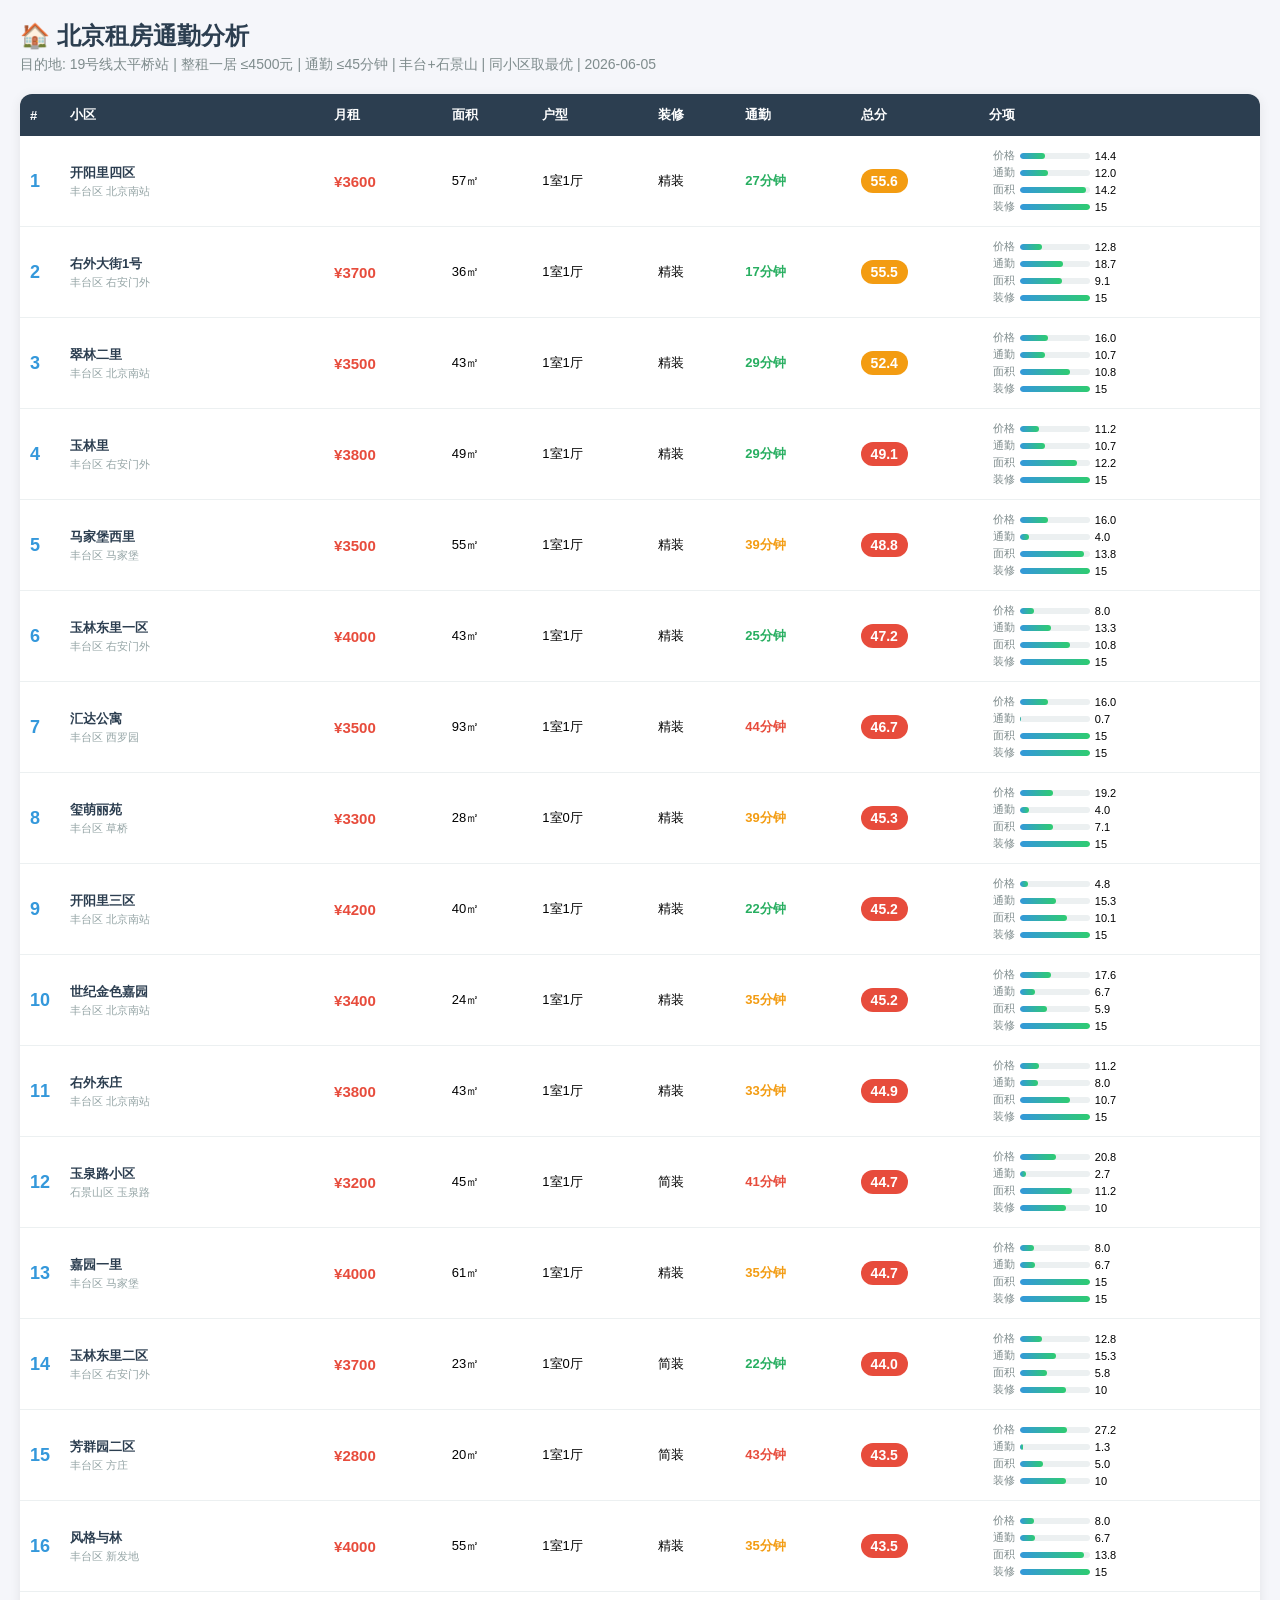
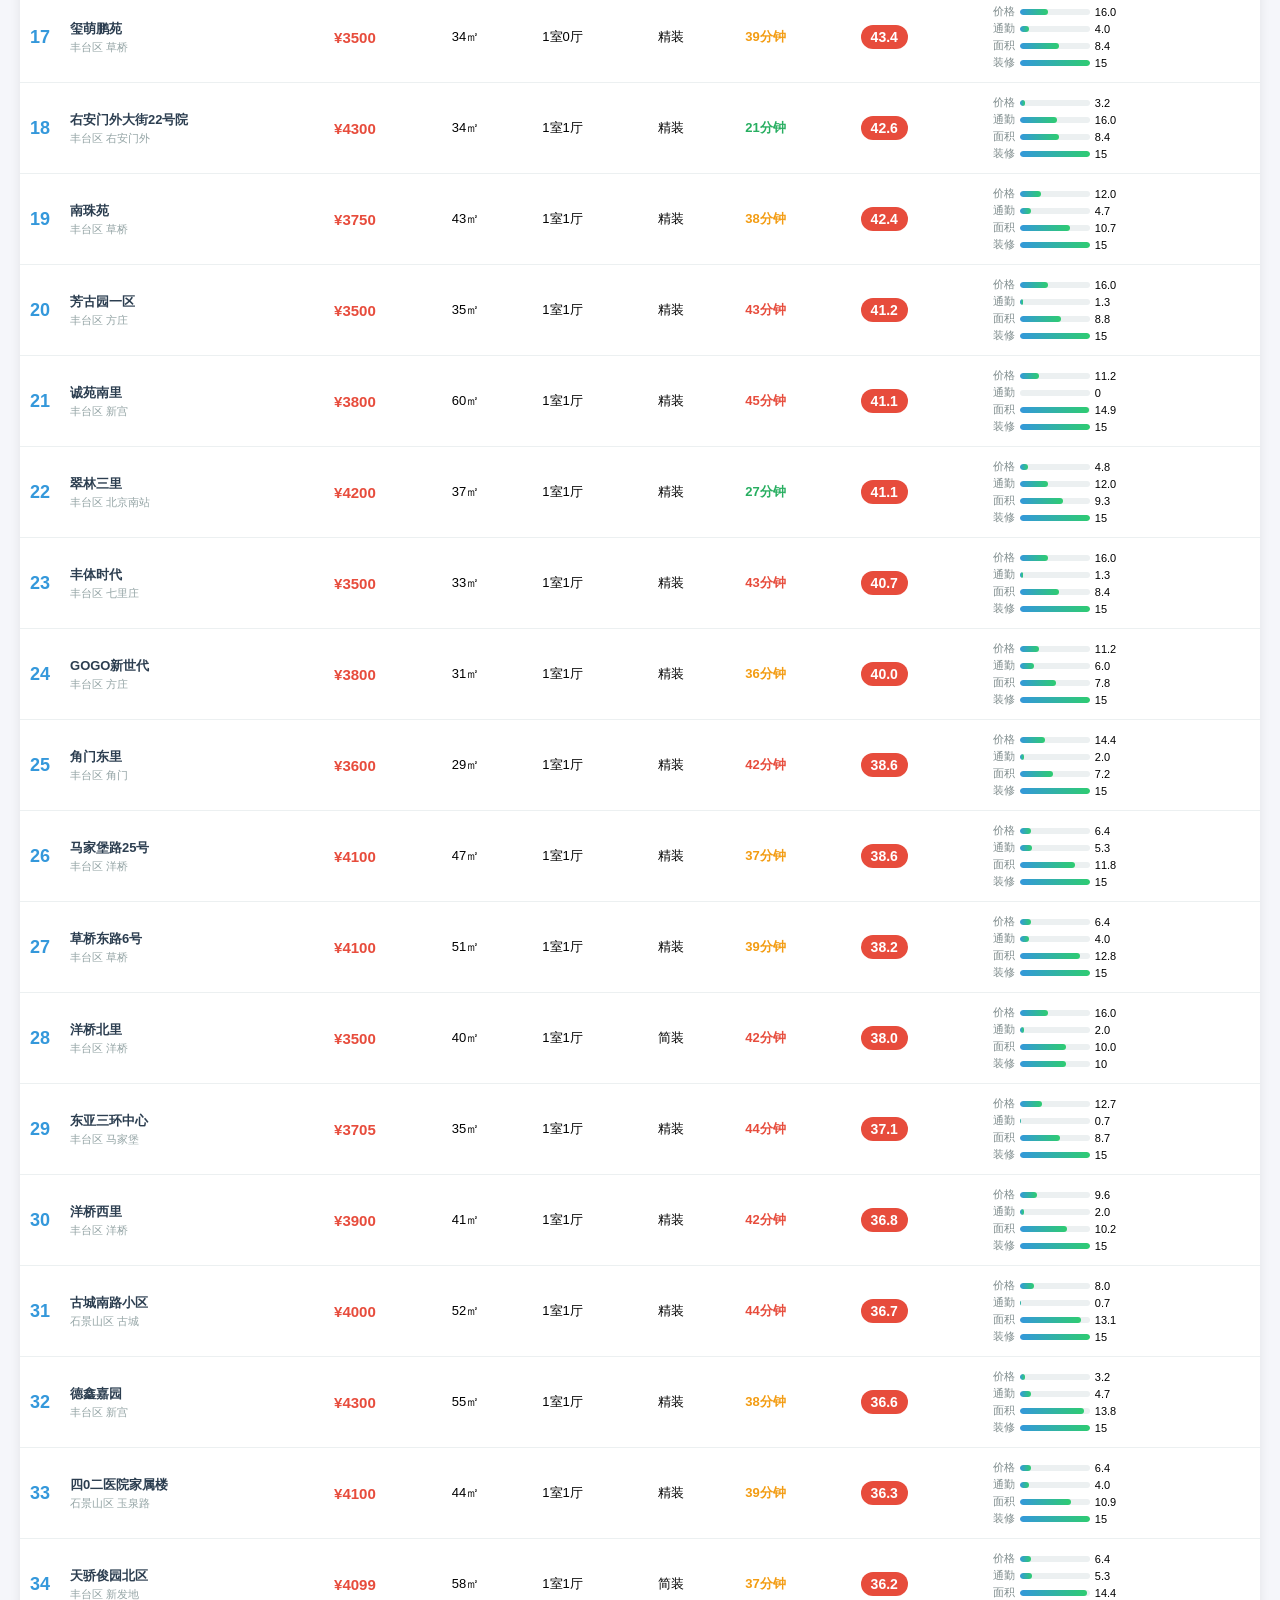
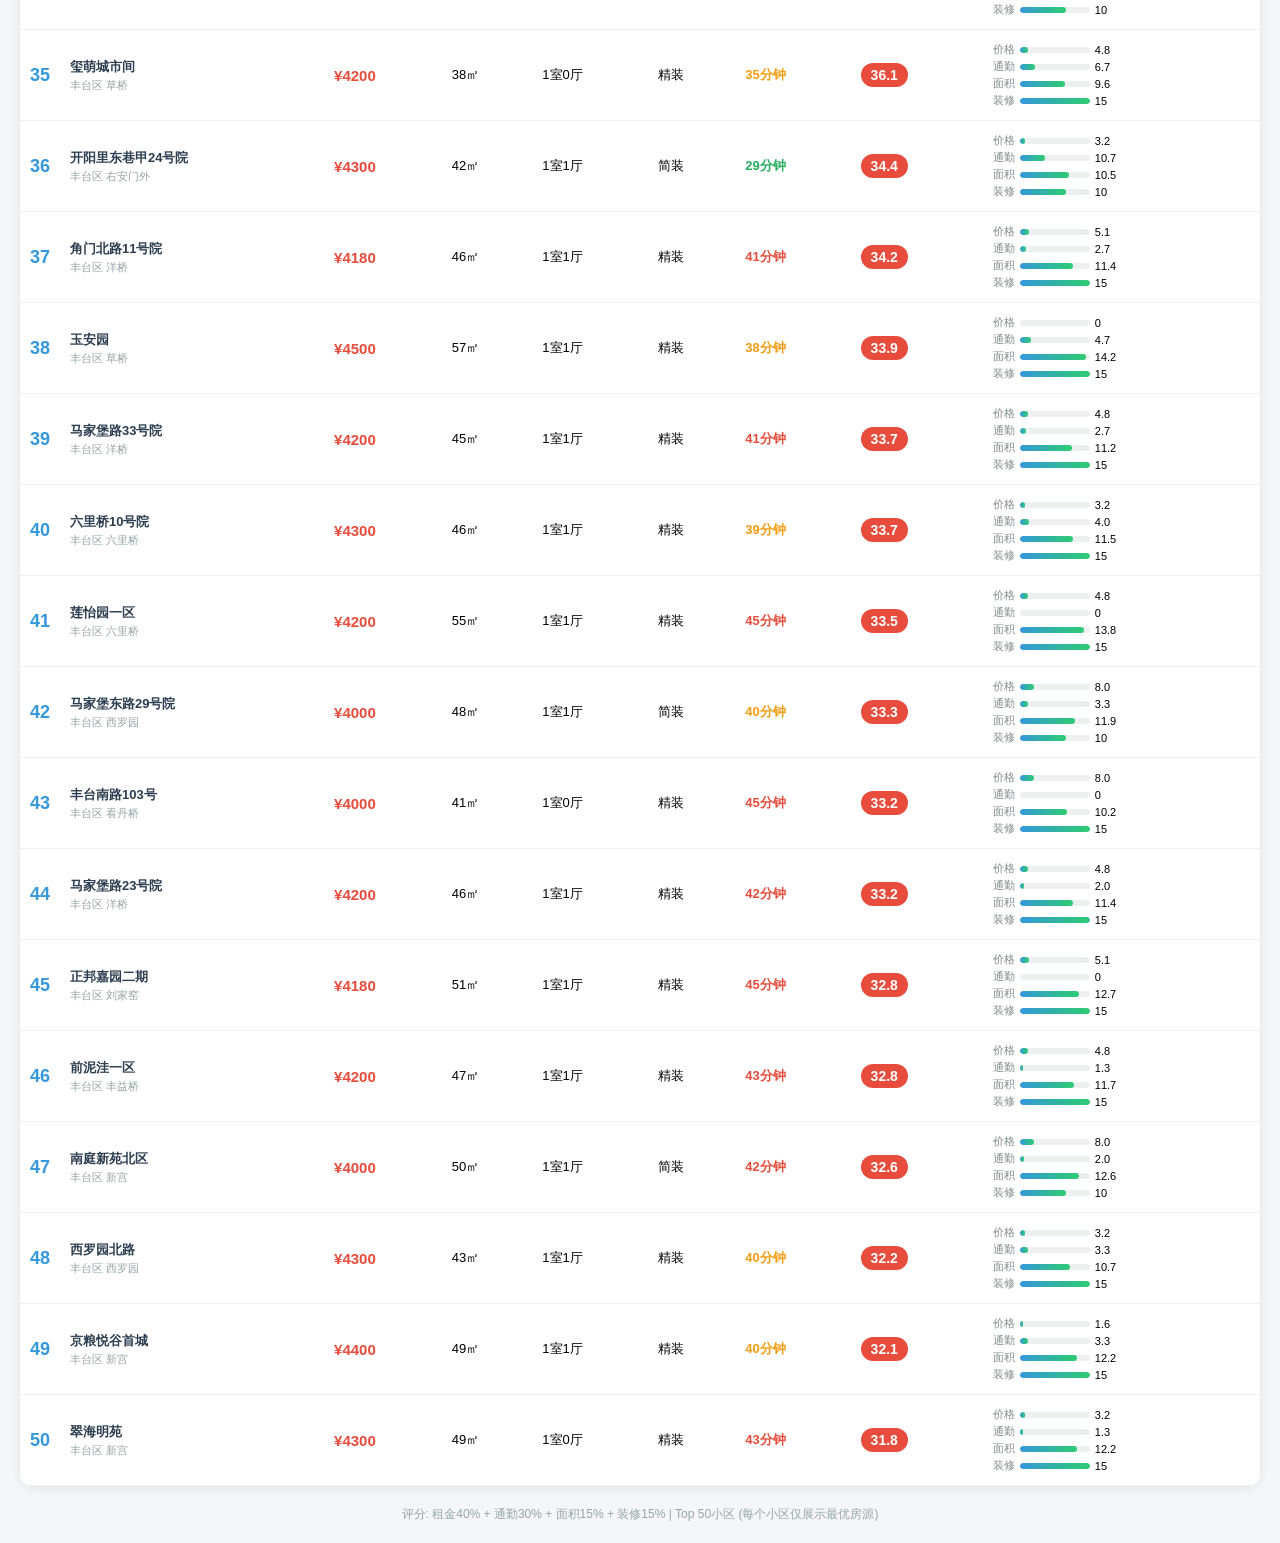
<file: test/commute_report.html>
<!DOCTYPE html><html lang="zh-CN">
<head><meta charset="UTF-8"><meta name="viewport" content="width=device-width,initial-scale=1.0">
<title>北京租房通勤分析 — 太平桥站</title>
<style>
*{margin:0;padding:0;box-sizing:border-box}
body{font-family:-apple-system,BlinkMacSystemFont,sans-serif;background:#f5f6fa;padding:20px}
.c{max-width:1400px;margin:0 auto}
h1{font-size:24px;color:#2c3e50;margin-bottom:4px}
.su{color:#7f8c8d;font-size:14px;margin-bottom:20px}
table{width:100%;border-collapse:collapse;background:#fff;border-radius:12px;overflow:hidden;box-shadow:0 2px 12px rgba(0,0,0,.08)}
th{background:#2c3e50;color:#fff;padding:12px 10px;text-align:left;font-weight:600;font-size:13px}
td{padding:10px;border-bottom:1px solid #ecf0f1;font-size:13px}
tr:hover{background:#f8f9ff}
.r{font-size:18px;font-weight:700;color:#3498db;width:35px}
.cn{font-weight:600;color:#2c3e50}
.cs{font-size:11px;color:#95a5a6;margin-top:2px}
.pr{font-weight:700;color:#e74c3c;font-size:15px}
.sb{display:inline-block;color:#fff;padding:4px 10px;border-radius:20px;font-weight:700;font-size:14px;min-width:36px;text-align:center}
.mb{display:flex;align-items:center;gap:5px;margin:2px 0;font-size:11px}
.bl{width:26px;color:#7f8c8d;text-align:right}
.bb{width:70px;height:6px;background:#ecf0f1;border-radius:3px;overflow:hidden}
.bf{height:100%;background:linear-gradient(90deg,#3498db,#2ecc71);border-radius:3px}
.ft{margin-top:20px;color:#95a5a6;font-size:12px;text-align:center}
</style></head>
<body><div class="c">
<h1>🏠 北京租房通勤分析</h1>
<p class="su">目的地: 19号线太平桥站 | 整租一居 ≤4500元 | 通勤 ≤45分钟 | 丰台+石景山 | 同小区取最优 | 2026-06-05</p>
<table><thead><tr><th>#</th><th>小区</th><th>月租</th><th>面积</th><th>户型</th><th>装修</th><th>通勤</th><th>总分</th><th>分项</th></tr></thead>
<tbody>
        <tr>
            <td class="r">1</td>
            <td><div class="cn">开阳里四区</div><div class="cs">丰台区 北京南站</div></td>
            <td class="pr">¥3600</td>
            <td>57㎡</td>
            <td>1室1厅</td>
            <td>精装</td>
            <td style="color:#27ae60;font-weight:bold">27分钟</td>
            <td><span class="sb" style="background:#f39c12">55.6</span></td>
            <td>
                <div class="mb"><span class="bl">价格</span><div class="bb"><div class="bf" style="width:36.0%"></div></div><span>14.4</span></div>
                <div class="mb"><span class="bl">通勤</span><div class="bb"><div class="bf" style="width:40.0%"></div></div><span>12.0</span></div>
                <div class="mb"><span class="bl">面积</span><div class="bb"><div class="bf" style="width:94.66666666666667%"></div></div><span>14.2</span></div>
                <div class="mb"><span class="bl">装修</span><div class="bb"><div class="bf" style="width:100.0%"></div></div><span>15</span></div>
            </td>
        </tr>
        <tr>
            <td class="r">2</td>
            <td><div class="cn">右外大街1号</div><div class="cs">丰台区 右安门外</div></td>
            <td class="pr">¥3700</td>
            <td>36㎡</td>
            <td>1室1厅</td>
            <td>精装</td>
            <td style="color:#27ae60;font-weight:bold">17分钟</td>
            <td><span class="sb" style="background:#f39c12">55.5</span></td>
            <td>
                <div class="mb"><span class="bl">价格</span><div class="bb"><div class="bf" style="width:32.0%"></div></div><span>12.8</span></div>
                <div class="mb"><span class="bl">通勤</span><div class="bb"><div class="bf" style="width:62.33333333333333%"></div></div><span>18.7</span></div>
                <div class="mb"><span class="bl">面积</span><div class="bb"><div class="bf" style="width:60.66666666666667%"></div></div><span>9.1</span></div>
                <div class="mb"><span class="bl">装修</span><div class="bb"><div class="bf" style="width:100.0%"></div></div><span>15</span></div>
            </td>
        </tr>
        <tr>
            <td class="r">3</td>
            <td><div class="cn">翠林二里</div><div class="cs">丰台区 北京南站</div></td>
            <td class="pr">¥3500</td>
            <td>43㎡</td>
            <td>1室1厅</td>
            <td>精装</td>
            <td style="color:#27ae60;font-weight:bold">29分钟</td>
            <td><span class="sb" style="background:#f39c12">52.4</span></td>
            <td>
                <div class="mb"><span class="bl">价格</span><div class="bb"><div class="bf" style="width:40.0%"></div></div><span>16.0</span></div>
                <div class="mb"><span class="bl">通勤</span><div class="bb"><div class="bf" style="width:35.666666666666664%"></div></div><span>10.7</span></div>
                <div class="mb"><span class="bl">面积</span><div class="bb"><div class="bf" style="width:72.00000000000001%"></div></div><span>10.8</span></div>
                <div class="mb"><span class="bl">装修</span><div class="bb"><div class="bf" style="width:100.0%"></div></div><span>15</span></div>
            </td>
        </tr>
        <tr>
            <td class="r">4</td>
            <td><div class="cn">玉林里</div><div class="cs">丰台区 右安门外</div></td>
            <td class="pr">¥3800</td>
            <td>49㎡</td>
            <td>1室1厅</td>
            <td>精装</td>
            <td style="color:#27ae60;font-weight:bold">29分钟</td>
            <td><span class="sb" style="background:#e74c3c">49.1</span></td>
            <td>
                <div class="mb"><span class="bl">价格</span><div class="bb"><div class="bf" style="width:27.999999999999996%"></div></div><span>11.2</span></div>
                <div class="mb"><span class="bl">通勤</span><div class="bb"><div class="bf" style="width:35.666666666666664%"></div></div><span>10.7</span></div>
                <div class="mb"><span class="bl">面积</span><div class="bb"><div class="bf" style="width:81.33333333333333%"></div></div><span>12.2</span></div>
                <div class="mb"><span class="bl">装修</span><div class="bb"><div class="bf" style="width:100.0%"></div></div><span>15</span></div>
            </td>
        </tr>
        <tr>
            <td class="r">5</td>
            <td><div class="cn">马家堡西里</div><div class="cs">丰台区 马家堡</div></td>
            <td class="pr">¥3500</td>
            <td>55㎡</td>
            <td>1室1厅</td>
            <td>精装</td>
            <td style="color:#f39c12;font-weight:bold">39分钟</td>
            <td><span class="sb" style="background:#e74c3c">48.8</span></td>
            <td>
                <div class="mb"><span class="bl">价格</span><div class="bb"><div class="bf" style="width:40.0%"></div></div><span>16.0</span></div>
                <div class="mb"><span class="bl">通勤</span><div class="bb"><div class="bf" style="width:13.333333333333334%"></div></div><span>4.0</span></div>
                <div class="mb"><span class="bl">面积</span><div class="bb"><div class="bf" style="width:92.0%"></div></div><span>13.8</span></div>
                <div class="mb"><span class="bl">装修</span><div class="bb"><div class="bf" style="width:100.0%"></div></div><span>15</span></div>
            </td>
        </tr>
        <tr>
            <td class="r">6</td>
            <td><div class="cn">玉林东里一区</div><div class="cs">丰台区 右安门外</div></td>
            <td class="pr">¥4000</td>
            <td>43㎡</td>
            <td>1室1厅</td>
            <td>精装</td>
            <td style="color:#27ae60;font-weight:bold">25分钟</td>
            <td><span class="sb" style="background:#e74c3c">47.2</span></td>
            <td>
                <div class="mb"><span class="bl">价格</span><div class="bb"><div class="bf" style="width:20.0%"></div></div><span>8.0</span></div>
                <div class="mb"><span class="bl">通勤</span><div class="bb"><div class="bf" style="width:44.333333333333336%"></div></div><span>13.3</span></div>
                <div class="mb"><span class="bl">面积</span><div class="bb"><div class="bf" style="width:72.00000000000001%"></div></div><span>10.8</span></div>
                <div class="mb"><span class="bl">装修</span><div class="bb"><div class="bf" style="width:100.0%"></div></div><span>15</span></div>
            </td>
        </tr>
        <tr>
            <td class="r">7</td>
            <td><div class="cn">汇达公寓</div><div class="cs">丰台区 西罗园</div></td>
            <td class="pr">¥3500</td>
            <td>93㎡</td>
            <td>1室1厅</td>
            <td>精装</td>
            <td style="color:#e74c3c;font-weight:bold">44分钟</td>
            <td><span class="sb" style="background:#e74c3c">46.7</span></td>
            <td>
                <div class="mb"><span class="bl">价格</span><div class="bb"><div class="bf" style="width:40.0%"></div></div><span>16.0</span></div>
                <div class="mb"><span class="bl">通勤</span><div class="bb"><div class="bf" style="width:2.333333333333333%"></div></div><span>0.7</span></div>
                <div class="mb"><span class="bl">面积</span><div class="bb"><div class="bf" style="width:100.0%"></div></div><span>15</span></div>
                <div class="mb"><span class="bl">装修</span><div class="bb"><div class="bf" style="width:100.0%"></div></div><span>15</span></div>
            </td>
        </tr>
        <tr>
            <td class="r">8</td>
            <td><div class="cn">玺萌丽苑</div><div class="cs">丰台区 草桥</div></td>
            <td class="pr">¥3300</td>
            <td>28㎡</td>
            <td>1室0厅</td>
            <td>精装</td>
            <td style="color:#f39c12;font-weight:bold">39分钟</td>
            <td><span class="sb" style="background:#e74c3c">45.3</span></td>
            <td>
                <div class="mb"><span class="bl">价格</span><div class="bb"><div class="bf" style="width:48.0%"></div></div><span>19.2</span></div>
                <div class="mb"><span class="bl">通勤</span><div class="bb"><div class="bf" style="width:13.333333333333334%"></div></div><span>4.0</span></div>
                <div class="mb"><span class="bl">面积</span><div class="bb"><div class="bf" style="width:47.333333333333336%"></div></div><span>7.1</span></div>
                <div class="mb"><span class="bl">装修</span><div class="bb"><div class="bf" style="width:100.0%"></div></div><span>15</span></div>
            </td>
        </tr>
        <tr>
            <td class="r">9</td>
            <td><div class="cn">开阳里三区</div><div class="cs">丰台区 北京南站</div></td>
            <td class="pr">¥4200</td>
            <td>40㎡</td>
            <td>1室1厅</td>
            <td>精装</td>
            <td style="color:#27ae60;font-weight:bold">22分钟</td>
            <td><span class="sb" style="background:#e74c3c">45.2</span></td>
            <td>
                <div class="mb"><span class="bl">价格</span><div class="bb"><div class="bf" style="width:12.0%"></div></div><span>4.8</span></div>
                <div class="mb"><span class="bl">通勤</span><div class="bb"><div class="bf" style="width:51.0%"></div></div><span>15.3</span></div>
                <div class="mb"><span class="bl">面积</span><div class="bb"><div class="bf" style="width:67.33333333333333%"></div></div><span>10.1</span></div>
                <div class="mb"><span class="bl">装修</span><div class="bb"><div class="bf" style="width:100.0%"></div></div><span>15</span></div>
            </td>
        </tr>
        <tr>
            <td class="r">10</td>
            <td><div class="cn">世纪金色嘉园</div><div class="cs">丰台区 北京南站</div></td>
            <td class="pr">¥3400</td>
            <td>24㎡</td>
            <td>1室1厅</td>
            <td>精装</td>
            <td style="color:#f39c12;font-weight:bold">35分钟</td>
            <td><span class="sb" style="background:#e74c3c">45.2</span></td>
            <td>
                <div class="mb"><span class="bl">价格</span><div class="bb"><div class="bf" style="width:44.00000000000001%"></div></div><span>17.6</span></div>
                <div class="mb"><span class="bl">通勤</span><div class="bb"><div class="bf" style="width:22.333333333333332%"></div></div><span>6.7</span></div>
                <div class="mb"><span class="bl">面积</span><div class="bb"><div class="bf" style="width:39.333333333333336%"></div></div><span>5.9</span></div>
                <div class="mb"><span class="bl">装修</span><div class="bb"><div class="bf" style="width:100.0%"></div></div><span>15</span></div>
            </td>
        </tr>
        <tr>
            <td class="r">11</td>
            <td><div class="cn">右外东庄</div><div class="cs">丰台区 北京南站</div></td>
            <td class="pr">¥3800</td>
            <td>43㎡</td>
            <td>1室1厅</td>
            <td>精装</td>
            <td style="color:#f39c12;font-weight:bold">33分钟</td>
            <td><span class="sb" style="background:#e74c3c">44.9</span></td>
            <td>
                <div class="mb"><span class="bl">价格</span><div class="bb"><div class="bf" style="width:27.999999999999996%"></div></div><span>11.2</span></div>
                <div class="mb"><span class="bl">通勤</span><div class="bb"><div class="bf" style="width:26.666666666666668%"></div></div><span>8.0</span></div>
                <div class="mb"><span class="bl">面积</span><div class="bb"><div class="bf" style="width:71.33333333333333%"></div></div><span>10.7</span></div>
                <div class="mb"><span class="bl">装修</span><div class="bb"><div class="bf" style="width:100.0%"></div></div><span>15</span></div>
            </td>
        </tr>
        <tr>
            <td class="r">12</td>
            <td><div class="cn">玉泉路小区</div><div class="cs">石景山区 玉泉路</div></td>
            <td class="pr">¥3200</td>
            <td>45㎡</td>
            <td>1室1厅</td>
            <td>简装</td>
            <td style="color:#e74c3c;font-weight:bold">41分钟</td>
            <td><span class="sb" style="background:#e74c3c">44.7</span></td>
            <td>
                <div class="mb"><span class="bl">价格</span><div class="bb"><div class="bf" style="width:52.0%"></div></div><span>20.8</span></div>
                <div class="mb"><span class="bl">通勤</span><div class="bb"><div class="bf" style="width:9.000000000000002%"></div></div><span>2.7</span></div>
                <div class="mb"><span class="bl">面积</span><div class="bb"><div class="bf" style="width:74.66666666666666%"></div></div><span>11.2</span></div>
                <div class="mb"><span class="bl">装修</span><div class="bb"><div class="bf" style="width:66.66666666666666%"></div></div><span>10</span></div>
            </td>
        </tr>
        <tr>
            <td class="r">13</td>
            <td><div class="cn">嘉园一里</div><div class="cs">丰台区 马家堡</div></td>
            <td class="pr">¥4000</td>
            <td>61㎡</td>
            <td>1室1厅</td>
            <td>精装</td>
            <td style="color:#f39c12;font-weight:bold">35分钟</td>
            <td><span class="sb" style="background:#e74c3c">44.7</span></td>
            <td>
                <div class="mb"><span class="bl">价格</span><div class="bb"><div class="bf" style="width:20.0%"></div></div><span>8.0</span></div>
                <div class="mb"><span class="bl">通勤</span><div class="bb"><div class="bf" style="width:22.333333333333332%"></div></div><span>6.7</span></div>
                <div class="mb"><span class="bl">面积</span><div class="bb"><div class="bf" style="width:100.0%"></div></div><span>15</span></div>
                <div class="mb"><span class="bl">装修</span><div class="bb"><div class="bf" style="width:100.0%"></div></div><span>15</span></div>
            </td>
        </tr>
        <tr>
            <td class="r">14</td>
            <td><div class="cn">玉林东里二区</div><div class="cs">丰台区 右安门外</div></td>
            <td class="pr">¥3700</td>
            <td>23㎡</td>
            <td>1室0厅</td>
            <td>简装</td>
            <td style="color:#27ae60;font-weight:bold">22分钟</td>
            <td><span class="sb" style="background:#e74c3c">44.0</span></td>
            <td>
                <div class="mb"><span class="bl">价格</span><div class="bb"><div class="bf" style="width:32.0%"></div></div><span>12.8</span></div>
                <div class="mb"><span class="bl">通勤</span><div class="bb"><div class="bf" style="width:51.0%"></div></div><span>15.3</span></div>
                <div class="mb"><span class="bl">面积</span><div class="bb"><div class="bf" style="width:38.666666666666664%"></div></div><span>5.8</span></div>
                <div class="mb"><span class="bl">装修</span><div class="bb"><div class="bf" style="width:66.66666666666666%"></div></div><span>10</span></div>
            </td>
        </tr>
        <tr>
            <td class="r">15</td>
            <td><div class="cn">芳群园二区</div><div class="cs">丰台区 方庄</div></td>
            <td class="pr">¥2800</td>
            <td>20㎡</td>
            <td>1室1厅</td>
            <td>简装</td>
            <td style="color:#e74c3c;font-weight:bold">43分钟</td>
            <td><span class="sb" style="background:#e74c3c">43.5</span></td>
            <td>
                <div class="mb"><span class="bl">价格</span><div class="bb"><div class="bf" style="width:68.0%"></div></div><span>27.2</span></div>
                <div class="mb"><span class="bl">通勤</span><div class="bb"><div class="bf" style="width:4.333333333333334%"></div></div><span>1.3</span></div>
                <div class="mb"><span class="bl">面积</span><div class="bb"><div class="bf" style="width:33.33333333333333%"></div></div><span>5.0</span></div>
                <div class="mb"><span class="bl">装修</span><div class="bb"><div class="bf" style="width:66.66666666666666%"></div></div><span>10</span></div>
            </td>
        </tr>
        <tr>
            <td class="r">16</td>
            <td><div class="cn">风格与林</div><div class="cs">丰台区 新发地</div></td>
            <td class="pr">¥4000</td>
            <td>55㎡</td>
            <td>1室1厅</td>
            <td>精装</td>
            <td style="color:#f39c12;font-weight:bold">35分钟</td>
            <td><span class="sb" style="background:#e74c3c">43.5</span></td>
            <td>
                <div class="mb"><span class="bl">价格</span><div class="bb"><div class="bf" style="width:20.0%"></div></div><span>8.0</span></div>
                <div class="mb"><span class="bl">通勤</span><div class="bb"><div class="bf" style="width:22.333333333333332%"></div></div><span>6.7</span></div>
                <div class="mb"><span class="bl">面积</span><div class="bb"><div class="bf" style="width:92.0%"></div></div><span>13.8</span></div>
                <div class="mb"><span class="bl">装修</span><div class="bb"><div class="bf" style="width:100.0%"></div></div><span>15</span></div>
            </td>
        </tr>
        <tr>
            <td class="r">17</td>
            <td><div class="cn">玺萌鹏苑</div><div class="cs">丰台区 草桥</div></td>
            <td class="pr">¥3500</td>
            <td>34㎡</td>
            <td>1室0厅</td>
            <td>精装</td>
            <td style="color:#f39c12;font-weight:bold">39分钟</td>
            <td><span class="sb" style="background:#e74c3c">43.4</span></td>
            <td>
                <div class="mb"><span class="bl">价格</span><div class="bb"><div class="bf" style="width:40.0%"></div></div><span>16.0</span></div>
                <div class="mb"><span class="bl">通勤</span><div class="bb"><div class="bf" style="width:13.333333333333334%"></div></div><span>4.0</span></div>
                <div class="mb"><span class="bl">面积</span><div class="bb"><div class="bf" style="width:56.00000000000001%"></div></div><span>8.4</span></div>
                <div class="mb"><span class="bl">装修</span><div class="bb"><div class="bf" style="width:100.0%"></div></div><span>15</span></div>
            </td>
        </tr>
        <tr>
            <td class="r">18</td>
            <td><div class="cn">右安门外大街22号院</div><div class="cs">丰台区 右安门外</div></td>
            <td class="pr">¥4300</td>
            <td>34㎡</td>
            <td>1室1厅</td>
            <td>精装</td>
            <td style="color:#27ae60;font-weight:bold">21分钟</td>
            <td><span class="sb" style="background:#e74c3c">42.6</span></td>
            <td>
                <div class="mb"><span class="bl">价格</span><div class="bb"><div class="bf" style="width:8.0%"></div></div><span>3.2</span></div>
                <div class="mb"><span class="bl">通勤</span><div class="bb"><div class="bf" style="width:53.333333333333336%"></div></div><span>16.0</span></div>
                <div class="mb"><span class="bl">面积</span><div class="bb"><div class="bf" style="width:56.00000000000001%"></div></div><span>8.4</span></div>
                <div class="mb"><span class="bl">装修</span><div class="bb"><div class="bf" style="width:100.0%"></div></div><span>15</span></div>
            </td>
        </tr>
        <tr>
            <td class="r">19</td>
            <td><div class="cn">南珠苑</div><div class="cs">丰台区 草桥</div></td>
            <td class="pr">¥3750</td>
            <td>43㎡</td>
            <td>1室1厅</td>
            <td>精装</td>
            <td style="color:#f39c12;font-weight:bold">38分钟</td>
            <td><span class="sb" style="background:#e74c3c">42.4</span></td>
            <td>
                <div class="mb"><span class="bl">价格</span><div class="bb"><div class="bf" style="width:30.0%"></div></div><span>12.0</span></div>
                <div class="mb"><span class="bl">通勤</span><div class="bb"><div class="bf" style="width:15.666666666666668%"></div></div><span>4.7</span></div>
                <div class="mb"><span class="bl">面积</span><div class="bb"><div class="bf" style="width:71.33333333333333%"></div></div><span>10.7</span></div>
                <div class="mb"><span class="bl">装修</span><div class="bb"><div class="bf" style="width:100.0%"></div></div><span>15</span></div>
            </td>
        </tr>
        <tr>
            <td class="r">20</td>
            <td><div class="cn">芳古园一区</div><div class="cs">丰台区 方庄</div></td>
            <td class="pr">¥3500</td>
            <td>35㎡</td>
            <td>1室1厅</td>
            <td>精装</td>
            <td style="color:#e74c3c;font-weight:bold">43分钟</td>
            <td><span class="sb" style="background:#e74c3c">41.2</span></td>
            <td>
                <div class="mb"><span class="bl">价格</span><div class="bb"><div class="bf" style="width:40.0%"></div></div><span>16.0</span></div>
                <div class="mb"><span class="bl">通勤</span><div class="bb"><div class="bf" style="width:4.333333333333334%"></div></div><span>1.3</span></div>
                <div class="mb"><span class="bl">面积</span><div class="bb"><div class="bf" style="width:58.666666666666664%"></div></div><span>8.8</span></div>
                <div class="mb"><span class="bl">装修</span><div class="bb"><div class="bf" style="width:100.0%"></div></div><span>15</span></div>
            </td>
        </tr>
        <tr>
            <td class="r">21</td>
            <td><div class="cn">诚苑南里</div><div class="cs">丰台区 新宫</div></td>
            <td class="pr">¥3800</td>
            <td>60㎡</td>
            <td>1室1厅</td>
            <td>精装</td>
            <td style="color:#e74c3c;font-weight:bold">45分钟</td>
            <td><span class="sb" style="background:#e74c3c">41.1</span></td>
            <td>
                <div class="mb"><span class="bl">价格</span><div class="bb"><div class="bf" style="width:27.999999999999996%"></div></div><span>11.2</span></div>
                <div class="mb"><span class="bl">通勤</span><div class="bb"><div class="bf" style="width:0.0%"></div></div><span>0</span></div>
                <div class="mb"><span class="bl">面积</span><div class="bb"><div class="bf" style="width:99.33333333333334%"></div></div><span>14.9</span></div>
                <div class="mb"><span class="bl">装修</span><div class="bb"><div class="bf" style="width:100.0%"></div></div><span>15</span></div>
            </td>
        </tr>
        <tr>
            <td class="r">22</td>
            <td><div class="cn">翠林三里</div><div class="cs">丰台区 北京南站</div></td>
            <td class="pr">¥4200</td>
            <td>37㎡</td>
            <td>1室1厅</td>
            <td>精装</td>
            <td style="color:#27ae60;font-weight:bold">27分钟</td>
            <td><span class="sb" style="background:#e74c3c">41.1</span></td>
            <td>
                <div class="mb"><span class="bl">价格</span><div class="bb"><div class="bf" style="width:12.0%"></div></div><span>4.8</span></div>
                <div class="mb"><span class="bl">通勤</span><div class="bb"><div class="bf" style="width:40.0%"></div></div><span>12.0</span></div>
                <div class="mb"><span class="bl">面积</span><div class="bb"><div class="bf" style="width:62.0%"></div></div><span>9.3</span></div>
                <div class="mb"><span class="bl">装修</span><div class="bb"><div class="bf" style="width:100.0%"></div></div><span>15</span></div>
            </td>
        </tr>
        <tr>
            <td class="r">23</td>
            <td><div class="cn">丰体时代</div><div class="cs">丰台区 七里庄</div></td>
            <td class="pr">¥3500</td>
            <td>33㎡</td>
            <td>1室1厅</td>
            <td>精装</td>
            <td style="color:#e74c3c;font-weight:bold">43分钟</td>
            <td><span class="sb" style="background:#e74c3c">40.7</span></td>
            <td>
                <div class="mb"><span class="bl">价格</span><div class="bb"><div class="bf" style="width:40.0%"></div></div><span>16.0</span></div>
                <div class="mb"><span class="bl">通勤</span><div class="bb"><div class="bf" style="width:4.333333333333334%"></div></div><span>1.3</span></div>
                <div class="mb"><span class="bl">面积</span><div class="bb"><div class="bf" style="width:56.00000000000001%"></div></div><span>8.4</span></div>
                <div class="mb"><span class="bl">装修</span><div class="bb"><div class="bf" style="width:100.0%"></div></div><span>15</span></div>
            </td>
        </tr>
        <tr>
            <td class="r">24</td>
            <td><div class="cn">GOGO新世代</div><div class="cs">丰台区 方庄</div></td>
            <td class="pr">¥3800</td>
            <td>31㎡</td>
            <td>1室1厅</td>
            <td>精装</td>
            <td style="color:#f39c12;font-weight:bold">36分钟</td>
            <td><span class="sb" style="background:#e74c3c">40.0</span></td>
            <td>
                <div class="mb"><span class="bl">价格</span><div class="bb"><div class="bf" style="width:27.999999999999996%"></div></div><span>11.2</span></div>
                <div class="mb"><span class="bl">通勤</span><div class="bb"><div class="bf" style="width:20.0%"></div></div><span>6.0</span></div>
                <div class="mb"><span class="bl">面积</span><div class="bb"><div class="bf" style="width:52.0%"></div></div><span>7.8</span></div>
                <div class="mb"><span class="bl">装修</span><div class="bb"><div class="bf" style="width:100.0%"></div></div><span>15</span></div>
            </td>
        </tr>
        <tr>
            <td class="r">25</td>
            <td><div class="cn">角门东里</div><div class="cs">丰台区 角门</div></td>
            <td class="pr">¥3600</td>
            <td>29㎡</td>
            <td>1室1厅</td>
            <td>精装</td>
            <td style="color:#e74c3c;font-weight:bold">42分钟</td>
            <td><span class="sb" style="background:#e74c3c">38.6</span></td>
            <td>
                <div class="mb"><span class="bl">价格</span><div class="bb"><div class="bf" style="width:36.0%"></div></div><span>14.4</span></div>
                <div class="mb"><span class="bl">通勤</span><div class="bb"><div class="bf" style="width:6.666666666666667%"></div></div><span>2.0</span></div>
                <div class="mb"><span class="bl">面积</span><div class="bb"><div class="bf" style="width:48.00000000000001%"></div></div><span>7.2</span></div>
                <div class="mb"><span class="bl">装修</span><div class="bb"><div class="bf" style="width:100.0%"></div></div><span>15</span></div>
            </td>
        </tr>
        <tr>
            <td class="r">26</td>
            <td><div class="cn">马家堡路25号</div><div class="cs">丰台区 洋桥</div></td>
            <td class="pr">¥4100</td>
            <td>47㎡</td>
            <td>1室1厅</td>
            <td>精装</td>
            <td style="color:#f39c12;font-weight:bold">37分钟</td>
            <td><span class="sb" style="background:#e74c3c">38.6</span></td>
            <td>
                <div class="mb"><span class="bl">价格</span><div class="bb"><div class="bf" style="width:16.0%"></div></div><span>6.4</span></div>
                <div class="mb"><span class="bl">通勤</span><div class="bb"><div class="bf" style="width:17.666666666666668%"></div></div><span>5.3</span></div>
                <div class="mb"><span class="bl">面积</span><div class="bb"><div class="bf" style="width:78.66666666666667%"></div></div><span>11.8</span></div>
                <div class="mb"><span class="bl">装修</span><div class="bb"><div class="bf" style="width:100.0%"></div></div><span>15</span></div>
            </td>
        </tr>
        <tr>
            <td class="r">27</td>
            <td><div class="cn">草桥东路6号</div><div class="cs">丰台区 草桥</div></td>
            <td class="pr">¥4100</td>
            <td>51㎡</td>
            <td>1室1厅</td>
            <td>精装</td>
            <td style="color:#f39c12;font-weight:bold">39分钟</td>
            <td><span class="sb" style="background:#e74c3c">38.2</span></td>
            <td>
                <div class="mb"><span class="bl">价格</span><div class="bb"><div class="bf" style="width:16.0%"></div></div><span>6.4</span></div>
                <div class="mb"><span class="bl">通勤</span><div class="bb"><div class="bf" style="width:13.333333333333334%"></div></div><span>4.0</span></div>
                <div class="mb"><span class="bl">面积</span><div class="bb"><div class="bf" style="width:85.33333333333334%"></div></div><span>12.8</span></div>
                <div class="mb"><span class="bl">装修</span><div class="bb"><div class="bf" style="width:100.0%"></div></div><span>15</span></div>
            </td>
        </tr>
        <tr>
            <td class="r">28</td>
            <td><div class="cn">洋桥北里</div><div class="cs">丰台区 洋桥</div></td>
            <td class="pr">¥3500</td>
            <td>40㎡</td>
            <td>1室1厅</td>
            <td>简装</td>
            <td style="color:#e74c3c;font-weight:bold">42分钟</td>
            <td><span class="sb" style="background:#e74c3c">38.0</span></td>
            <td>
                <div class="mb"><span class="bl">价格</span><div class="bb"><div class="bf" style="width:40.0%"></div></div><span>16.0</span></div>
                <div class="mb"><span class="bl">通勤</span><div class="bb"><div class="bf" style="width:6.666666666666667%"></div></div><span>2.0</span></div>
                <div class="mb"><span class="bl">面积</span><div class="bb"><div class="bf" style="width:66.66666666666666%"></div></div><span>10.0</span></div>
                <div class="mb"><span class="bl">装修</span><div class="bb"><div class="bf" style="width:66.66666666666666%"></div></div><span>10</span></div>
            </td>
        </tr>
        <tr>
            <td class="r">29</td>
            <td><div class="cn">东亚三环中心</div><div class="cs">丰台区 马家堡</div></td>
            <td class="pr">¥3705</td>
            <td>35㎡</td>
            <td>1室1厅</td>
            <td>精装</td>
            <td style="color:#e74c3c;font-weight:bold">44分钟</td>
            <td><span class="sb" style="background:#e74c3c">37.1</span></td>
            <td>
                <div class="mb"><span class="bl">价格</span><div class="bb"><div class="bf" style="width:31.75%"></div></div><span>12.7</span></div>
                <div class="mb"><span class="bl">通勤</span><div class="bb"><div class="bf" style="width:2.333333333333333%"></div></div><span>0.7</span></div>
                <div class="mb"><span class="bl">面积</span><div class="bb"><div class="bf" style="width:57.99999999999999%"></div></div><span>8.7</span></div>
                <div class="mb"><span class="bl">装修</span><div class="bb"><div class="bf" style="width:100.0%"></div></div><span>15</span></div>
            </td>
        </tr>
        <tr>
            <td class="r">30</td>
            <td><div class="cn">洋桥西里</div><div class="cs">丰台区 洋桥</div></td>
            <td class="pr">¥3900</td>
            <td>41㎡</td>
            <td>1室1厅</td>
            <td>精装</td>
            <td style="color:#e74c3c;font-weight:bold">42分钟</td>
            <td><span class="sb" style="background:#e74c3c">36.8</span></td>
            <td>
                <div class="mb"><span class="bl">价格</span><div class="bb"><div class="bf" style="width:24.0%"></div></div><span>9.6</span></div>
                <div class="mb"><span class="bl">通勤</span><div class="bb"><div class="bf" style="width:6.666666666666667%"></div></div><span>2.0</span></div>
                <div class="mb"><span class="bl">面积</span><div class="bb"><div class="bf" style="width:68.0%"></div></div><span>10.2</span></div>
                <div class="mb"><span class="bl">装修</span><div class="bb"><div class="bf" style="width:100.0%"></div></div><span>15</span></div>
            </td>
        </tr>
        <tr>
            <td class="r">31</td>
            <td><div class="cn">古城南路小区</div><div class="cs">石景山区 古城</div></td>
            <td class="pr">¥4000</td>
            <td>52㎡</td>
            <td>1室1厅</td>
            <td>精装</td>
            <td style="color:#e74c3c;font-weight:bold">44分钟</td>
            <td><span class="sb" style="background:#e74c3c">36.7</span></td>
            <td>
                <div class="mb"><span class="bl">价格</span><div class="bb"><div class="bf" style="width:20.0%"></div></div><span>8.0</span></div>
                <div class="mb"><span class="bl">通勤</span><div class="bb"><div class="bf" style="width:2.333333333333333%"></div></div><span>0.7</span></div>
                <div class="mb"><span class="bl">面积</span><div class="bb"><div class="bf" style="width:87.33333333333333%"></div></div><span>13.1</span></div>
                <div class="mb"><span class="bl">装修</span><div class="bb"><div class="bf" style="width:100.0%"></div></div><span>15</span></div>
            </td>
        </tr>
        <tr>
            <td class="r">32</td>
            <td><div class="cn">德鑫嘉园</div><div class="cs">丰台区 新宫</div></td>
            <td class="pr">¥4300</td>
            <td>55㎡</td>
            <td>1室1厅</td>
            <td>精装</td>
            <td style="color:#f39c12;font-weight:bold">38分钟</td>
            <td><span class="sb" style="background:#e74c3c">36.6</span></td>
            <td>
                <div class="mb"><span class="bl">价格</span><div class="bb"><div class="bf" style="width:8.0%"></div></div><span>3.2</span></div>
                <div class="mb"><span class="bl">通勤</span><div class="bb"><div class="bf" style="width:15.666666666666668%"></div></div><span>4.7</span></div>
                <div class="mb"><span class="bl">面积</span><div class="bb"><div class="bf" style="width:92.0%"></div></div><span>13.8</span></div>
                <div class="mb"><span class="bl">装修</span><div class="bb"><div class="bf" style="width:100.0%"></div></div><span>15</span></div>
            </td>
        </tr>
        <tr>
            <td class="r">33</td>
            <td><div class="cn">四0二医院家属楼</div><div class="cs">石景山区 玉泉路</div></td>
            <td class="pr">¥4100</td>
            <td>44㎡</td>
            <td>1室1厅</td>
            <td>精装</td>
            <td style="color:#f39c12;font-weight:bold">39分钟</td>
            <td><span class="sb" style="background:#e74c3c">36.3</span></td>
            <td>
                <div class="mb"><span class="bl">价格</span><div class="bb"><div class="bf" style="width:16.0%"></div></div><span>6.4</span></div>
                <div class="mb"><span class="bl">通勤</span><div class="bb"><div class="bf" style="width:13.333333333333334%"></div></div><span>4.0</span></div>
                <div class="mb"><span class="bl">面积</span><div class="bb"><div class="bf" style="width:72.66666666666667%"></div></div><span>10.9</span></div>
                <div class="mb"><span class="bl">装修</span><div class="bb"><div class="bf" style="width:100.0%"></div></div><span>15</span></div>
            </td>
        </tr>
        <tr>
            <td class="r">34</td>
            <td><div class="cn">天骄俊园北区</div><div class="cs">丰台区 新发地</div></td>
            <td class="pr">¥4099</td>
            <td>58㎡</td>
            <td>1室1厅</td>
            <td>简装</td>
            <td style="color:#f39c12;font-weight:bold">37分钟</td>
            <td><span class="sb" style="background:#e74c3c">36.2</span></td>
            <td>
                <div class="mb"><span class="bl">价格</span><div class="bb"><div class="bf" style="width:16.0%"></div></div><span>6.4</span></div>
                <div class="mb"><span class="bl">通勤</span><div class="bb"><div class="bf" style="width:17.666666666666668%"></div></div><span>5.3</span></div>
                <div class="mb"><span class="bl">面积</span><div class="bb"><div class="bf" style="width:96.00000000000001%"></div></div><span>14.4</span></div>
                <div class="mb"><span class="bl">装修</span><div class="bb"><div class="bf" style="width:66.66666666666666%"></div></div><span>10</span></div>
            </td>
        </tr>
        <tr>
            <td class="r">35</td>
            <td><div class="cn">玺萌城市间</div><div class="cs">丰台区 草桥</div></td>
            <td class="pr">¥4200</td>
            <td>38㎡</td>
            <td>1室0厅</td>
            <td>精装</td>
            <td style="color:#f39c12;font-weight:bold">35分钟</td>
            <td><span class="sb" style="background:#e74c3c">36.1</span></td>
            <td>
                <div class="mb"><span class="bl">价格</span><div class="bb"><div class="bf" style="width:12.0%"></div></div><span>4.8</span></div>
                <div class="mb"><span class="bl">通勤</span><div class="bb"><div class="bf" style="width:22.333333333333332%"></div></div><span>6.7</span></div>
                <div class="mb"><span class="bl">面积</span><div class="bb"><div class="bf" style="width:64.0%"></div></div><span>9.6</span></div>
                <div class="mb"><span class="bl">装修</span><div class="bb"><div class="bf" style="width:100.0%"></div></div><span>15</span></div>
            </td>
        </tr>
        <tr>
            <td class="r">36</td>
            <td><div class="cn">开阳里东巷甲24号院</div><div class="cs">丰台区 右安门外</div></td>
            <td class="pr">¥4300</td>
            <td>42㎡</td>
            <td>1室1厅</td>
            <td>简装</td>
            <td style="color:#27ae60;font-weight:bold">29分钟</td>
            <td><span class="sb" style="background:#e74c3c">34.4</span></td>
            <td>
                <div class="mb"><span class="bl">价格</span><div class="bb"><div class="bf" style="width:8.0%"></div></div><span>3.2</span></div>
                <div class="mb"><span class="bl">通勤</span><div class="bb"><div class="bf" style="width:35.666666666666664%"></div></div><span>10.7</span></div>
                <div class="mb"><span class="bl">面积</span><div class="bb"><div class="bf" style="width:70.0%"></div></div><span>10.5</span></div>
                <div class="mb"><span class="bl">装修</span><div class="bb"><div class="bf" style="width:66.66666666666666%"></div></div><span>10</span></div>
            </td>
        </tr>
        <tr>
            <td class="r">37</td>
            <td><div class="cn">角门北路11号院</div><div class="cs">丰台区 洋桥</div></td>
            <td class="pr">¥4180</td>
            <td>46㎡</td>
            <td>1室1厅</td>
            <td>精装</td>
            <td style="color:#e74c3c;font-weight:bold">41分钟</td>
            <td><span class="sb" style="background:#e74c3c">34.2</span></td>
            <td>
                <div class="mb"><span class="bl">价格</span><div class="bb"><div class="bf" style="width:12.75%"></div></div><span>5.1</span></div>
                <div class="mb"><span class="bl">通勤</span><div class="bb"><div class="bf" style="width:9.000000000000002%"></div></div><span>2.7</span></div>
                <div class="mb"><span class="bl">面积</span><div class="bb"><div class="bf" style="width:76.0%"></div></div><span>11.4</span></div>
                <div class="mb"><span class="bl">装修</span><div class="bb"><div class="bf" style="width:100.0%"></div></div><span>15</span></div>
            </td>
        </tr>
        <tr>
            <td class="r">38</td>
            <td><div class="cn">玉安园</div><div class="cs">丰台区 草桥</div></td>
            <td class="pr">¥4500</td>
            <td>57㎡</td>
            <td>1室1厅</td>
            <td>精装</td>
            <td style="color:#f39c12;font-weight:bold">38分钟</td>
            <td><span class="sb" style="background:#e74c3c">33.9</span></td>
            <td>
                <div class="mb"><span class="bl">价格</span><div class="bb"><div class="bf" style="width:0.0%"></div></div><span>0</span></div>
                <div class="mb"><span class="bl">通勤</span><div class="bb"><div class="bf" style="width:15.666666666666668%"></div></div><span>4.7</span></div>
                <div class="mb"><span class="bl">面积</span><div class="bb"><div class="bf" style="width:94.66666666666667%"></div></div><span>14.2</span></div>
                <div class="mb"><span class="bl">装修</span><div class="bb"><div class="bf" style="width:100.0%"></div></div><span>15</span></div>
            </td>
        </tr>
        <tr>
            <td class="r">39</td>
            <td><div class="cn">马家堡路33号院</div><div class="cs">丰台区 洋桥</div></td>
            <td class="pr">¥4200</td>
            <td>45㎡</td>
            <td>1室1厅</td>
            <td>精装</td>
            <td style="color:#e74c3c;font-weight:bold">41分钟</td>
            <td><span class="sb" style="background:#e74c3c">33.7</span></td>
            <td>
                <div class="mb"><span class="bl">价格</span><div class="bb"><div class="bf" style="width:12.0%"></div></div><span>4.8</span></div>
                <div class="mb"><span class="bl">通勤</span><div class="bb"><div class="bf" style="width:9.000000000000002%"></div></div><span>2.7</span></div>
                <div class="mb"><span class="bl">面积</span><div class="bb"><div class="bf" style="width:74.66666666666666%"></div></div><span>11.2</span></div>
                <div class="mb"><span class="bl">装修</span><div class="bb"><div class="bf" style="width:100.0%"></div></div><span>15</span></div>
            </td>
        </tr>
        <tr>
            <td class="r">40</td>
            <td><div class="cn">六里桥10号院</div><div class="cs">丰台区 六里桥</div></td>
            <td class="pr">¥4300</td>
            <td>46㎡</td>
            <td>1室1厅</td>
            <td>精装</td>
            <td style="color:#f39c12;font-weight:bold">39分钟</td>
            <td><span class="sb" style="background:#e74c3c">33.7</span></td>
            <td>
                <div class="mb"><span class="bl">价格</span><div class="bb"><div class="bf" style="width:8.0%"></div></div><span>3.2</span></div>
                <div class="mb"><span class="bl">通勤</span><div class="bb"><div class="bf" style="width:13.333333333333334%"></div></div><span>4.0</span></div>
                <div class="mb"><span class="bl">面积</span><div class="bb"><div class="bf" style="width:76.66666666666667%"></div></div><span>11.5</span></div>
                <div class="mb"><span class="bl">装修</span><div class="bb"><div class="bf" style="width:100.0%"></div></div><span>15</span></div>
            </td>
        </tr>
        <tr>
            <td class="r">41</td>
            <td><div class="cn">莲怡园一区</div><div class="cs">丰台区 六里桥</div></td>
            <td class="pr">¥4200</td>
            <td>55㎡</td>
            <td>1室1厅</td>
            <td>精装</td>
            <td style="color:#e74c3c;font-weight:bold">45分钟</td>
            <td><span class="sb" style="background:#e74c3c">33.5</span></td>
            <td>
                <div class="mb"><span class="bl">价格</span><div class="bb"><div class="bf" style="width:12.0%"></div></div><span>4.8</span></div>
                <div class="mb"><span class="bl">通勤</span><div class="bb"><div class="bf" style="width:0.0%"></div></div><span>0</span></div>
                <div class="mb"><span class="bl">面积</span><div class="bb"><div class="bf" style="width:92.0%"></div></div><span>13.8</span></div>
                <div class="mb"><span class="bl">装修</span><div class="bb"><div class="bf" style="width:100.0%"></div></div><span>15</span></div>
            </td>
        </tr>
        <tr>
            <td class="r">42</td>
            <td><div class="cn">马家堡东路29号院</div><div class="cs">丰台区 西罗园</div></td>
            <td class="pr">¥4000</td>
            <td>48㎡</td>
            <td>1室1厅</td>
            <td>简装</td>
            <td style="color:#f39c12;font-weight:bold">40分钟</td>
            <td><span class="sb" style="background:#e74c3c">33.3</span></td>
            <td>
                <div class="mb"><span class="bl">价格</span><div class="bb"><div class="bf" style="width:20.0%"></div></div><span>8.0</span></div>
                <div class="mb"><span class="bl">通勤</span><div class="bb"><div class="bf" style="width:11.0%"></div></div><span>3.3</span></div>
                <div class="mb"><span class="bl">面积</span><div class="bb"><div class="bf" style="width:79.33333333333333%"></div></div><span>11.9</span></div>
                <div class="mb"><span class="bl">装修</span><div class="bb"><div class="bf" style="width:66.66666666666666%"></div></div><span>10</span></div>
            </td>
        </tr>
        <tr>
            <td class="r">43</td>
            <td><div class="cn">丰台南路103号</div><div class="cs">丰台区 看丹桥</div></td>
            <td class="pr">¥4000</td>
            <td>41㎡</td>
            <td>1室0厅</td>
            <td>精装</td>
            <td style="color:#e74c3c;font-weight:bold">45分钟</td>
            <td><span class="sb" style="background:#e74c3c">33.2</span></td>
            <td>
                <div class="mb"><span class="bl">价格</span><div class="bb"><div class="bf" style="width:20.0%"></div></div><span>8.0</span></div>
                <div class="mb"><span class="bl">通勤</span><div class="bb"><div class="bf" style="width:0.0%"></div></div><span>0</span></div>
                <div class="mb"><span class="bl">面积</span><div class="bb"><div class="bf" style="width:68.0%"></div></div><span>10.2</span></div>
                <div class="mb"><span class="bl">装修</span><div class="bb"><div class="bf" style="width:100.0%"></div></div><span>15</span></div>
            </td>
        </tr>
        <tr>
            <td class="r">44</td>
            <td><div class="cn">马家堡路23号院</div><div class="cs">丰台区 洋桥</div></td>
            <td class="pr">¥4200</td>
            <td>46㎡</td>
            <td>1室1厅</td>
            <td>精装</td>
            <td style="color:#e74c3c;font-weight:bold">42分钟</td>
            <td><span class="sb" style="background:#e74c3c">33.2</span></td>
            <td>
                <div class="mb"><span class="bl">价格</span><div class="bb"><div class="bf" style="width:12.0%"></div></div><span>4.8</span></div>
                <div class="mb"><span class="bl">通勤</span><div class="bb"><div class="bf" style="width:6.666666666666667%"></div></div><span>2.0</span></div>
                <div class="mb"><span class="bl">面积</span><div class="bb"><div class="bf" style="width:76.0%"></div></div><span>11.4</span></div>
                <div class="mb"><span class="bl">装修</span><div class="bb"><div class="bf" style="width:100.0%"></div></div><span>15</span></div>
            </td>
        </tr>
        <tr>
            <td class="r">45</td>
            <td><div class="cn">正邦嘉园二期</div><div class="cs">丰台区 刘家窑</div></td>
            <td class="pr">¥4180</td>
            <td>51㎡</td>
            <td>1室1厅</td>
            <td>精装</td>
            <td style="color:#e74c3c;font-weight:bold">45分钟</td>
            <td><span class="sb" style="background:#e74c3c">32.8</span></td>
            <td>
                <div class="mb"><span class="bl">价格</span><div class="bb"><div class="bf" style="width:12.75%"></div></div><span>5.1</span></div>
                <div class="mb"><span class="bl">通勤</span><div class="bb"><div class="bf" style="width:0.0%"></div></div><span>0</span></div>
                <div class="mb"><span class="bl">面积</span><div class="bb"><div class="bf" style="width:84.66666666666666%"></div></div><span>12.7</span></div>
                <div class="mb"><span class="bl">装修</span><div class="bb"><div class="bf" style="width:100.0%"></div></div><span>15</span></div>
            </td>
        </tr>
        <tr>
            <td class="r">46</td>
            <td><div class="cn">前泥洼一区</div><div class="cs">丰台区 丰益桥</div></td>
            <td class="pr">¥4200</td>
            <td>47㎡</td>
            <td>1室1厅</td>
            <td>精装</td>
            <td style="color:#e74c3c;font-weight:bold">43分钟</td>
            <td><span class="sb" style="background:#e74c3c">32.8</span></td>
            <td>
                <div class="mb"><span class="bl">价格</span><div class="bb"><div class="bf" style="width:12.0%"></div></div><span>4.8</span></div>
                <div class="mb"><span class="bl">通勤</span><div class="bb"><div class="bf" style="width:4.333333333333334%"></div></div><span>1.3</span></div>
                <div class="mb"><span class="bl">面积</span><div class="bb"><div class="bf" style="width:77.99999999999999%"></div></div><span>11.7</span></div>
                <div class="mb"><span class="bl">装修</span><div class="bb"><div class="bf" style="width:100.0%"></div></div><span>15</span></div>
            </td>
        </tr>
        <tr>
            <td class="r">47</td>
            <td><div class="cn">南庭新苑北区</div><div class="cs">丰台区 新宫</div></td>
            <td class="pr">¥4000</td>
            <td>50㎡</td>
            <td>1室1厅</td>
            <td>简装</td>
            <td style="color:#e74c3c;font-weight:bold">42分钟</td>
            <td><span class="sb" style="background:#e74c3c">32.6</span></td>
            <td>
                <div class="mb"><span class="bl">价格</span><div class="bb"><div class="bf" style="width:20.0%"></div></div><span>8.0</span></div>
                <div class="mb"><span class="bl">通勤</span><div class="bb"><div class="bf" style="width:6.666666666666667%"></div></div><span>2.0</span></div>
                <div class="mb"><span class="bl">面积</span><div class="bb"><div class="bf" style="width:84.0%"></div></div><span>12.6</span></div>
                <div class="mb"><span class="bl">装修</span><div class="bb"><div class="bf" style="width:66.66666666666666%"></div></div><span>10</span></div>
            </td>
        </tr>
        <tr>
            <td class="r">48</td>
            <td><div class="cn">西罗园北路</div><div class="cs">丰台区 西罗园</div></td>
            <td class="pr">¥4300</td>
            <td>43㎡</td>
            <td>1室1厅</td>
            <td>精装</td>
            <td style="color:#f39c12;font-weight:bold">40分钟</td>
            <td><span class="sb" style="background:#e74c3c">32.2</span></td>
            <td>
                <div class="mb"><span class="bl">价格</span><div class="bb"><div class="bf" style="width:8.0%"></div></div><span>3.2</span></div>
                <div class="mb"><span class="bl">通勤</span><div class="bb"><div class="bf" style="width:11.0%"></div></div><span>3.3</span></div>
                <div class="mb"><span class="bl">面积</span><div class="bb"><div class="bf" style="width:71.33333333333333%"></div></div><span>10.7</span></div>
                <div class="mb"><span class="bl">装修</span><div class="bb"><div class="bf" style="width:100.0%"></div></div><span>15</span></div>
            </td>
        </tr>
        <tr>
            <td class="r">49</td>
            <td><div class="cn">京粮悦谷首城</div><div class="cs">丰台区 新宫</div></td>
            <td class="pr">¥4400</td>
            <td>49㎡</td>
            <td>1室1厅</td>
            <td>精装</td>
            <td style="color:#f39c12;font-weight:bold">40分钟</td>
            <td><span class="sb" style="background:#e74c3c">32.1</span></td>
            <td>
                <div class="mb"><span class="bl">价格</span><div class="bb"><div class="bf" style="width:4.0%"></div></div><span>1.6</span></div>
                <div class="mb"><span class="bl">通勤</span><div class="bb"><div class="bf" style="width:11.0%"></div></div><span>3.3</span></div>
                <div class="mb"><span class="bl">面积</span><div class="bb"><div class="bf" style="width:81.33333333333333%"></div></div><span>12.2</span></div>
                <div class="mb"><span class="bl">装修</span><div class="bb"><div class="bf" style="width:100.0%"></div></div><span>15</span></div>
            </td>
        </tr>
        <tr>
            <td class="r">50</td>
            <td><div class="cn">翠海明苑</div><div class="cs">丰台区 新宫</div></td>
            <td class="pr">¥4300</td>
            <td>49㎡</td>
            <td>1室0厅</td>
            <td>精装</td>
            <td style="color:#e74c3c;font-weight:bold">43分钟</td>
            <td><span class="sb" style="background:#e74c3c">31.8</span></td>
            <td>
                <div class="mb"><span class="bl">价格</span><div class="bb"><div class="bf" style="width:8.0%"></div></div><span>3.2</span></div>
                <div class="mb"><span class="bl">通勤</span><div class="bb"><div class="bf" style="width:4.333333333333334%"></div></div><span>1.3</span></div>
                <div class="mb"><span class="bl">面积</span><div class="bb"><div class="bf" style="width:81.33333333333333%"></div></div><span>12.2</span></div>
                <div class="mb"><span class="bl">装修</span><div class="bb"><div class="bf" style="width:100.0%"></div></div><span>15</span></div>
            </td>
        </tr></tbody></table>
<p class="ft">评分: 租金40% + 通勤30% + 面积15% + 装修15% | Top 50小区 (每个小区仅展示最优房源)</p>
</div></body></html>
</file>
